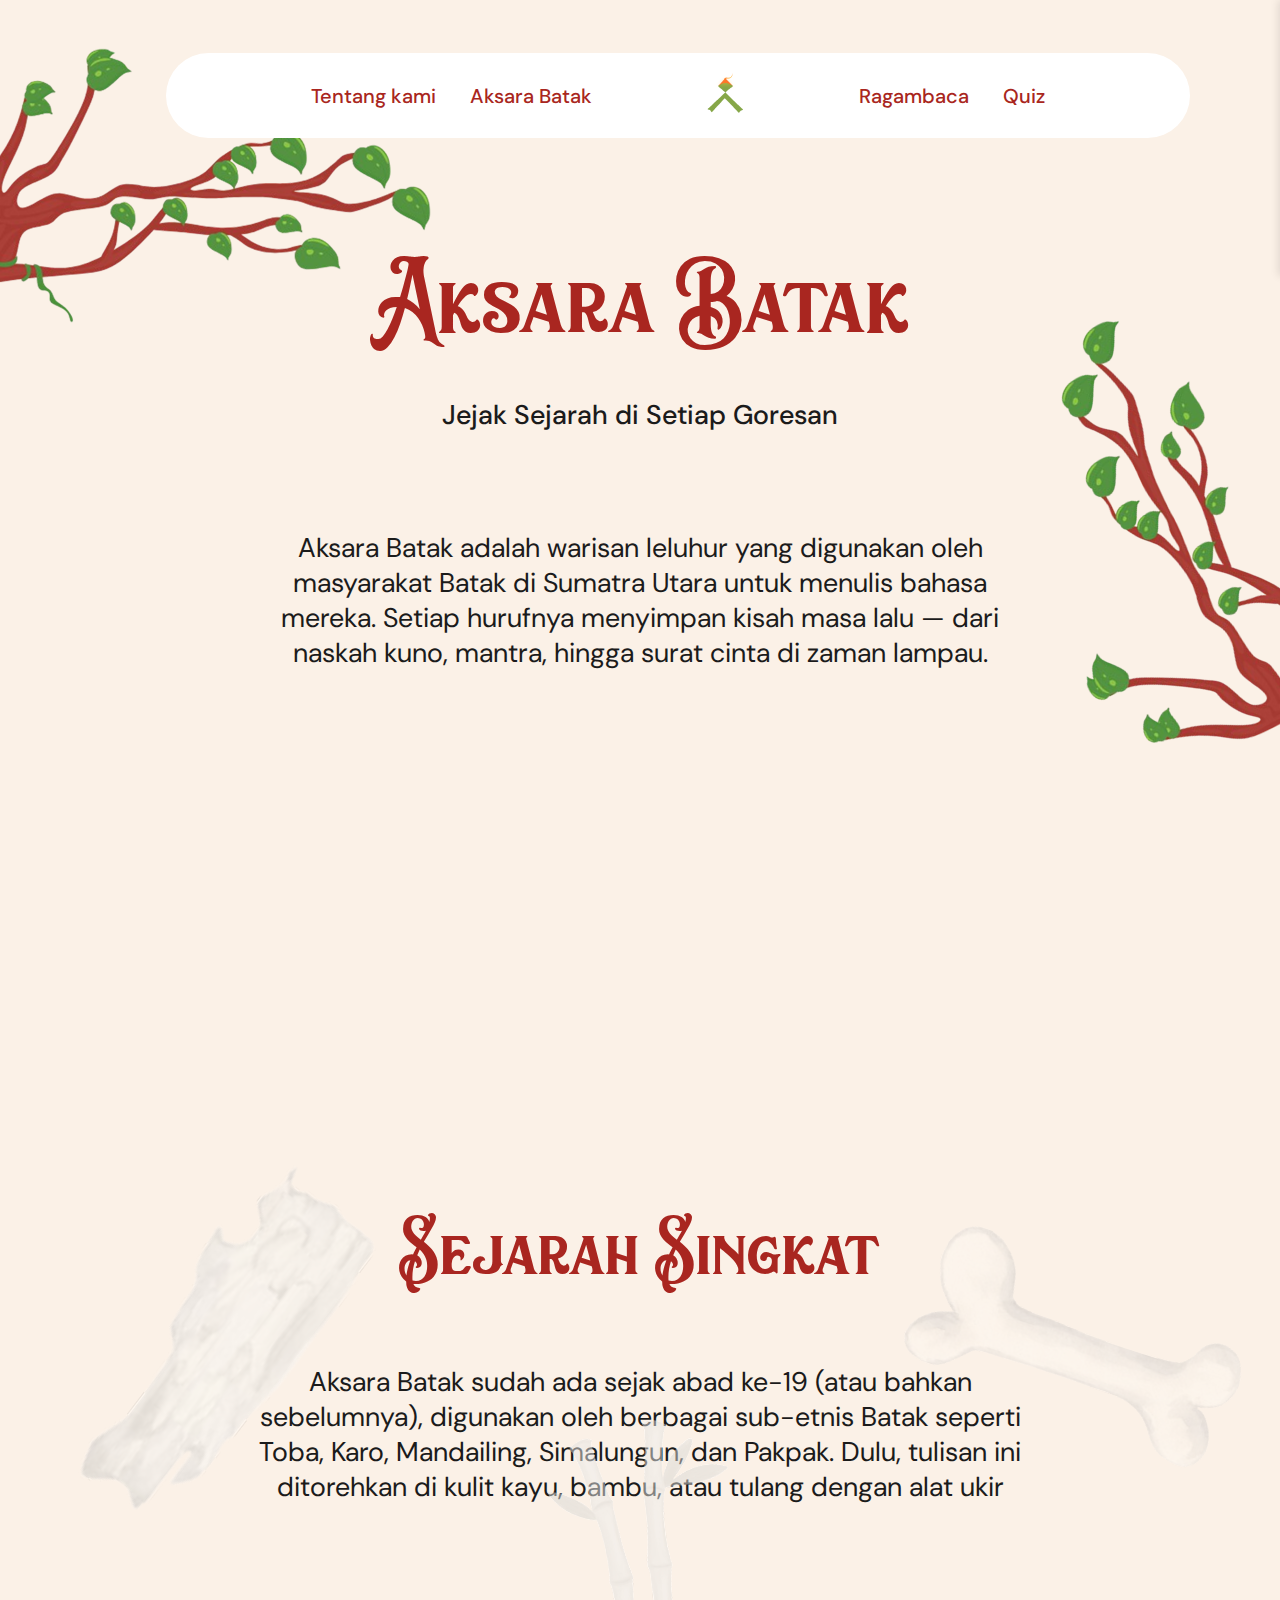
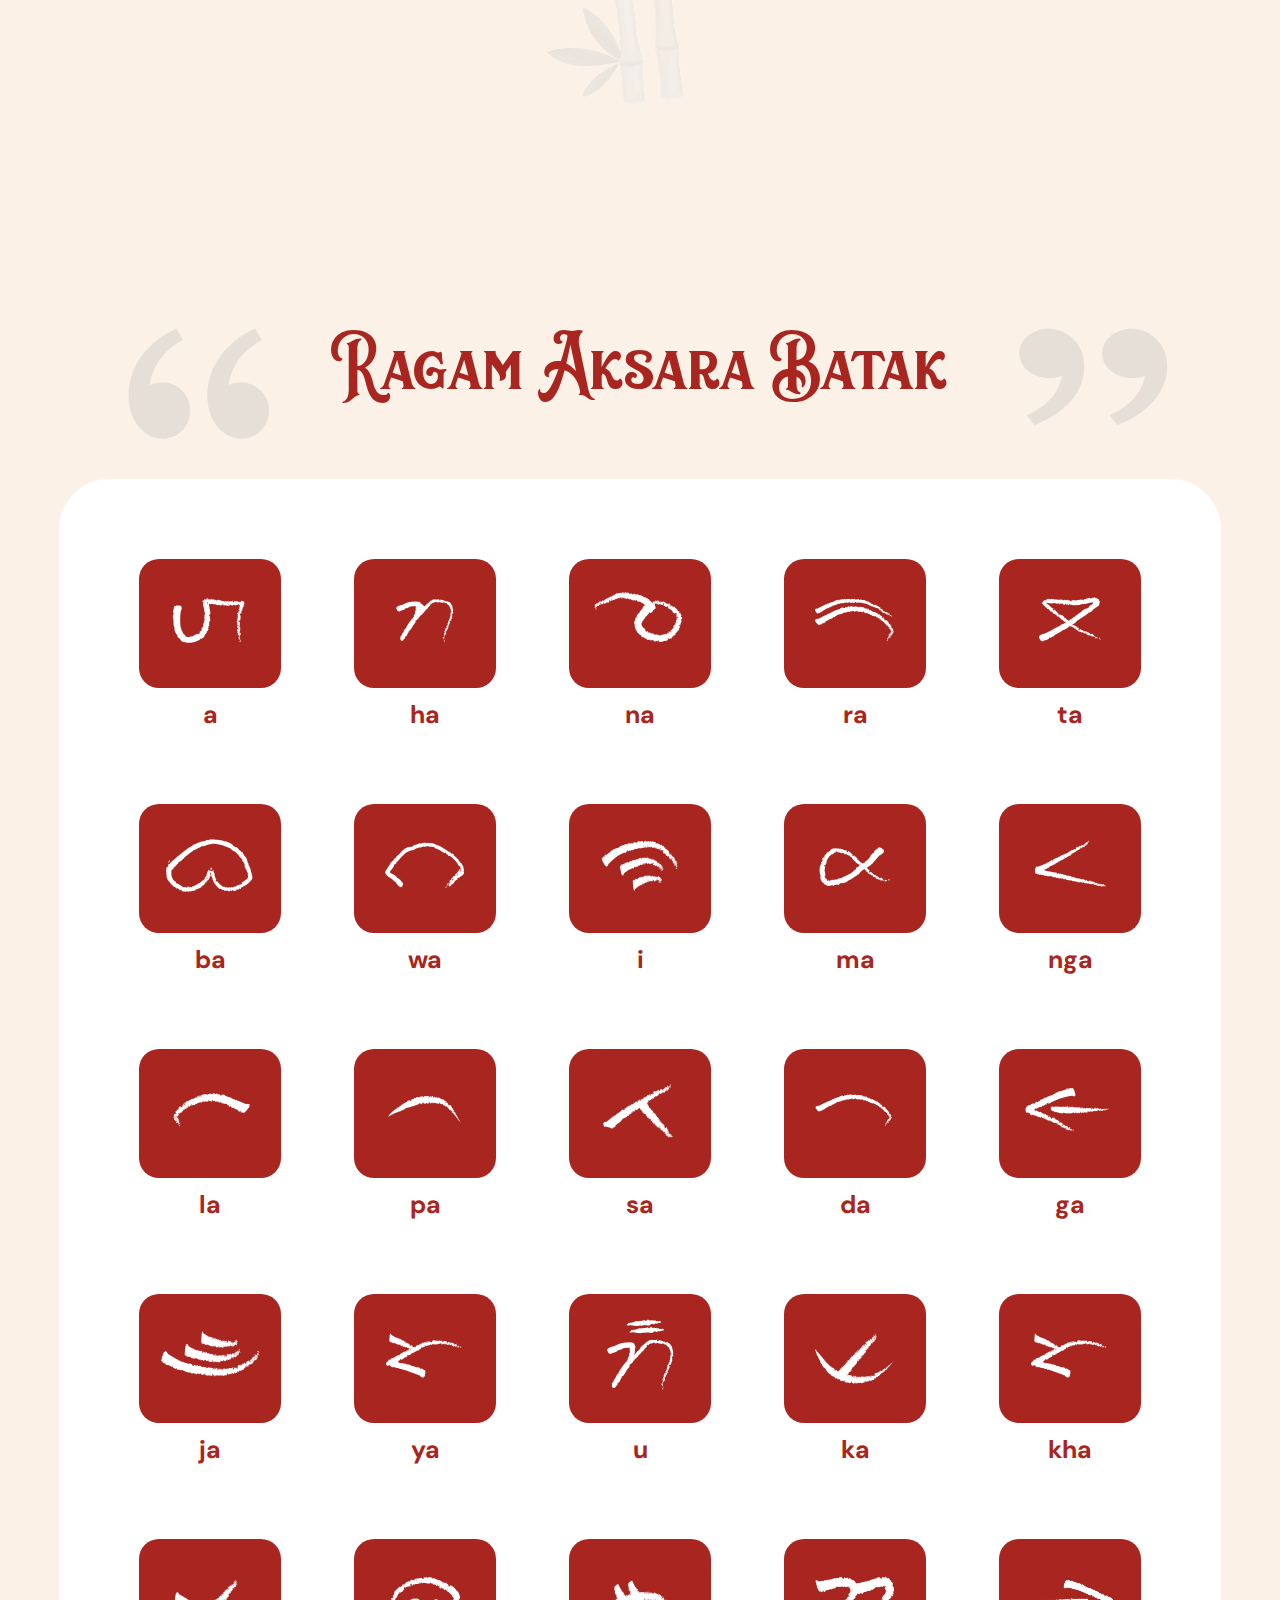
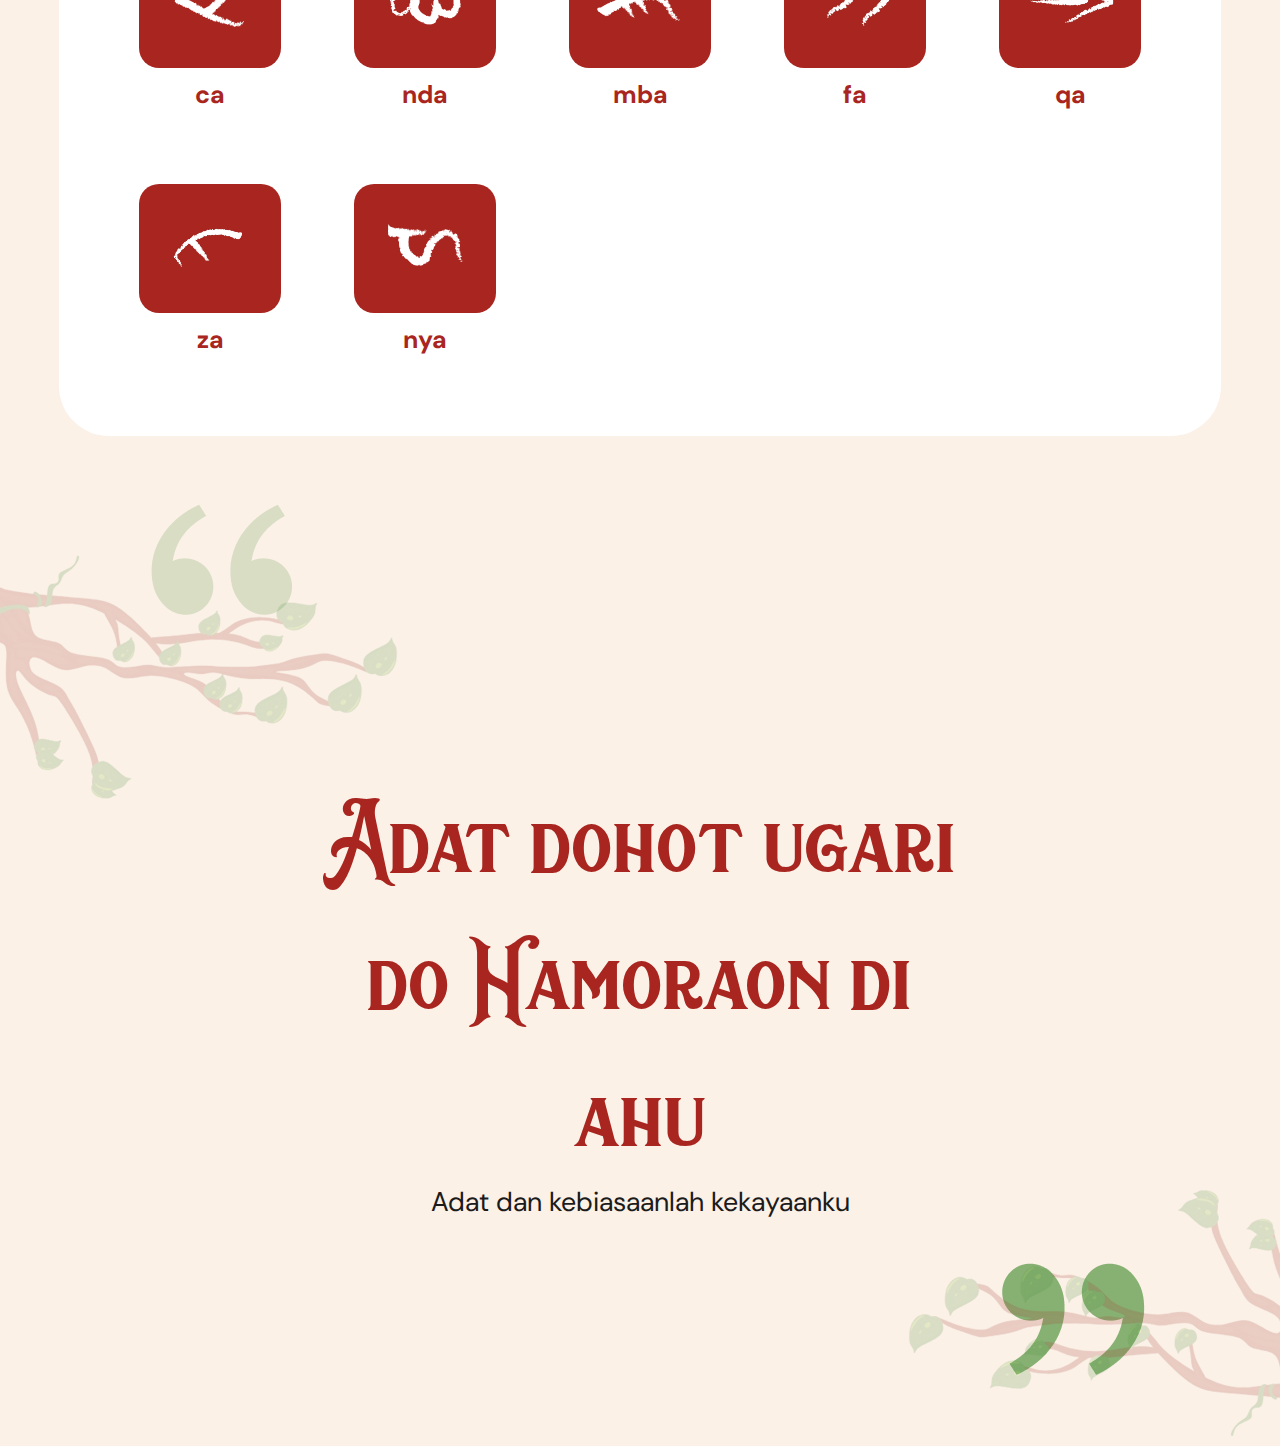
<file: aksara-batak.html>
<!DOCTYPE html>
<html lang="en">
  <head>
    <meta charset="UTF-8" />
    <meta name="viewport" content="width=device-width, initial-scale=1.0" />
    <title>Document</title>
    <link rel="stylesheet" href="css/aksara-batak.css" />

    <!-- LINK FONT DM -->
    <link
      href="https://fonts.googleapis.com/css2?family=DM+Sans:ital,opsz,wght@0,9..40,100..1000;1,9..40,100..1000&display=swap"
      rel="stylesheet"
    />
    <!-- Favicon -->
    <link
      rel="shortcut icon"
      href="assets/landing/logo-bataka.png"
      type="image/x-icon"
    />

  </head>

  <body>
    <nav class="bataka-navbar">
      <div class="bataka-nav">
        <div>
          <a href="index.html#about">Tentang kami</a>
          <a href="aksara-batak.html">Aksara Batak</a>
        </div>
        <div>
          <img src="assets/landing/bataka-logo.png" alt="bataka-logo" />
        </div>
        <div>
          <a href="index.html#ragambaca">Ragambaca</a>
          <a href="index.html#quiz">Quiz</a>
        </div>
      </div>
    </nav>

    <div class="hamburger" id="hamburger">
      <div class="bar1"></div>
      <div class="bar2"></div>
      <div class="bar3"></div>
    </div>

    <div class="sidebar" id="sidebar">
      <a href="index.html#about">Tentang</a>
      <a href="aksara-batak.html">Aksara Batak</a>
      <a href="index.html#ragambaca">Ragambaca</a>
      <a href="index.html#quiz">Quiz</a>
    </div>

    <section class="aksara">
      <img
        class="element element-kiri"
        src="assets/aksara-batak/ranting kiri.png"
        alt=""
      />
      <div>
        <h1>Aksara Batak</h1>
        <h4>Jejak Sejarah di Setiap Goresan</h4>
        <p>
          Aksara Batak adalah warisan leluhur yang digunakan oleh masyarakat
          Batak di Sumatra Utara untuk menulis bahasa mereka. Setiap hurufnya
          menyimpan kisah masa lalu — dari naskah kuno, mantra, hingga surat
          cinta di zaman lampau.
        </p>
      </div>
      <img
        class="element element-kanan"
        src="assets/aksara-batak/ranting kanan.png"
        alt=""
      />
    </section>

    <section class="pad-sec">
      <img
        class="element kayu"
        src="assets/aksara-batak/overlay-kulitKayu.png"
        alt=""
      />
      <img
        class="element bambu"
        src="assets/aksara-batak/overlay-bambu.png"
        alt=""
      />
      <img
        class="element tulang"
        src="assets/aksara-batak/overlay-tulang.png"
        alt=""
      />
      <div>
        <h2>Sejarah Singkat</h2>
        <p>
          Aksara Batak sudah ada sejak abad ke-19 (atau bahkan sebelumnya),
          digunakan oleh berbagai sub-etnis Batak seperti Toba, Karo,
          Mandailing, Simalungun, dan Pakpak. Dulu, tulisan ini ditorehkan di
          kulit kayu, bambu, atau tulang dengan alat ukir
        </p>
      </div>
    </section>

    <section class="ragam">
      <div>
        <h2>Ragam Aksara Batak</h2>
        <div class="aksara-container" id="aksara-container"></div>
      </div>

      <img
        class="element quote-kiri"
        src="assets/aksara-batak/quote-kiri.svg"
        alt=""
      />
      <img
        class="element quote-kanan"
        src="assets/aksara-batak/quote-kanan.svg"
        alt=""
      />


    </section>

    <section class="quotes">
      <div>
        <h3>Adat dohot ugari do Hamoraon di ahu</h3>
        <p>Adat dan kebiasaanlah kekayaanku</p>
      </div>
      <img
        class="element quote-kiri ijo"
        src="assets/aksara-batak/ri_double-quotes-l.png"
        alt=""
      />
      <img
        class="element quote-kanan-ijo"
        src="assets/aksara-batak/ri_double-quotes-l (1).png"
        alt=""
      />
      <img
        class="element element-kiri"
        src="assets/aksara-batak/image 84.png"
        alt=""
      />
      <img
        class="element element-kanan"
        src="assets/aksara-batak/image 85.png"
        alt=""
      />
    </section>
    <script>
        
        // Data aksara
        const aksaraList = [
            { img: "assets/aksara-batak/aksara-letter/aksara-1.png", baca: "a" },
            { img: "assets/aksara-batak/aksara-letter/aksara-2.png", baca: "ha" },
            { img: "assets/aksara-batak/aksara-letter/aksara-3.png", baca: "na" },
            { img: "assets/aksara-batak/aksara-letter/aksara-4.png", baca: "ra" },
            { img: "assets/aksara-batak/aksara-letter/aksara-5.png", baca: "ta" },
            { img: "assets/aksara-batak/aksara-letter/aksara-6.png", baca: "ba" },
            { img: "assets/aksara-batak/aksara-letter/aksara-7.png", baca: "wa" },
            { img: "assets/aksara-batak/aksara-letter/aksara-8.png", baca: "i" },
            { img: "assets/aksara-batak/aksara-letter/aksara-9.png", baca: "ma" },
            { img: "assets/aksara-batak/aksara-letter/aksara-10.png", baca: "nga" },
            { img: "assets/aksara-batak/aksara-letter/aksara-11.png", baca: "la" },
            { img: "assets/aksara-batak/aksara-letter/aksara-12.png", baca: "pa" },
            { img: "assets/aksara-batak/aksara-letter/aksara-13.png", baca: "sa" },
            { img: "assets/aksara-batak/aksara-letter/aksara-14.png", baca: "da" },
            { img: "assets/aksara-batak/aksara-letter/aksara-15.png", baca: "ga" },
            { img: "assets/aksara-batak/aksara-letter/aksara-17.png", baca: "ja" },
            { img: "assets/aksara-batak/aksara-letter/aksara-18.png", baca: "ya" },
            { img: "assets/aksara-batak/aksara-letter/aksara-19.png", baca: "u" },
            { img: "assets/aksara-batak/aksara-letter/aksara-20.png", baca: "ka" },
            { img: "assets/aksara-batak/aksara-letter/aksara-21.png", baca: "kha" },
            { img: "assets/aksara-batak/aksara-letter/aksara-22.png", baca: "ca" },
            { img: "assets/aksara-batak/aksara-letter/aksara-23.png", baca: "nda" },
            { img: "assets/aksara-batak/aksara-letter/aksara-24.png", baca: "mba" },
            { img: "assets/aksara-batak/aksara-letter/aksara-25.png", baca: "fa" },
            { img: "assets/aksara-batak/aksara-letter/aksara-26.png", baca: "qa" },
        { img: "assets/aksara-batak/aksara-letter/aksara-27.png", baca: "za" },
        { img: "assets/aksara-batak/aksara-letter/aksara-16.png", baca: "nya" },
      ];
      
      
      const container = document.getElementById('aksara-container');
      
      aksaraList.forEach((aksara) => {
          const wrapper = document.createElement('div');
          wrapper.className = 'aksara-item';
          
          const box = document.createElement('div');
          box.className = 'aksara-box';
          box.innerHTML = `<img src="${aksara.img}" alt="${aksara.baca}">`;
          
          const label = document.createElement('p');
          label.className = 'aksara-baca';
          label.textContent = aksara.baca;
          
          // bikin audio object
          const audio = new Audio(`assets/audio/${aksara.baca}.mp3`);
          
          // play audio pas hover
          box.addEventListener('mouseenter', () => {
              audio.currentTime = 0; // mulai dari awal setiap hover
              audio.play();
            });
            
            wrapper.appendChild(box);
            wrapper.appendChild(label);
            container.appendChild(wrapper);
        });
        </script>
        <script src="js/script.js"></script>
  </body>
</html>
</file>
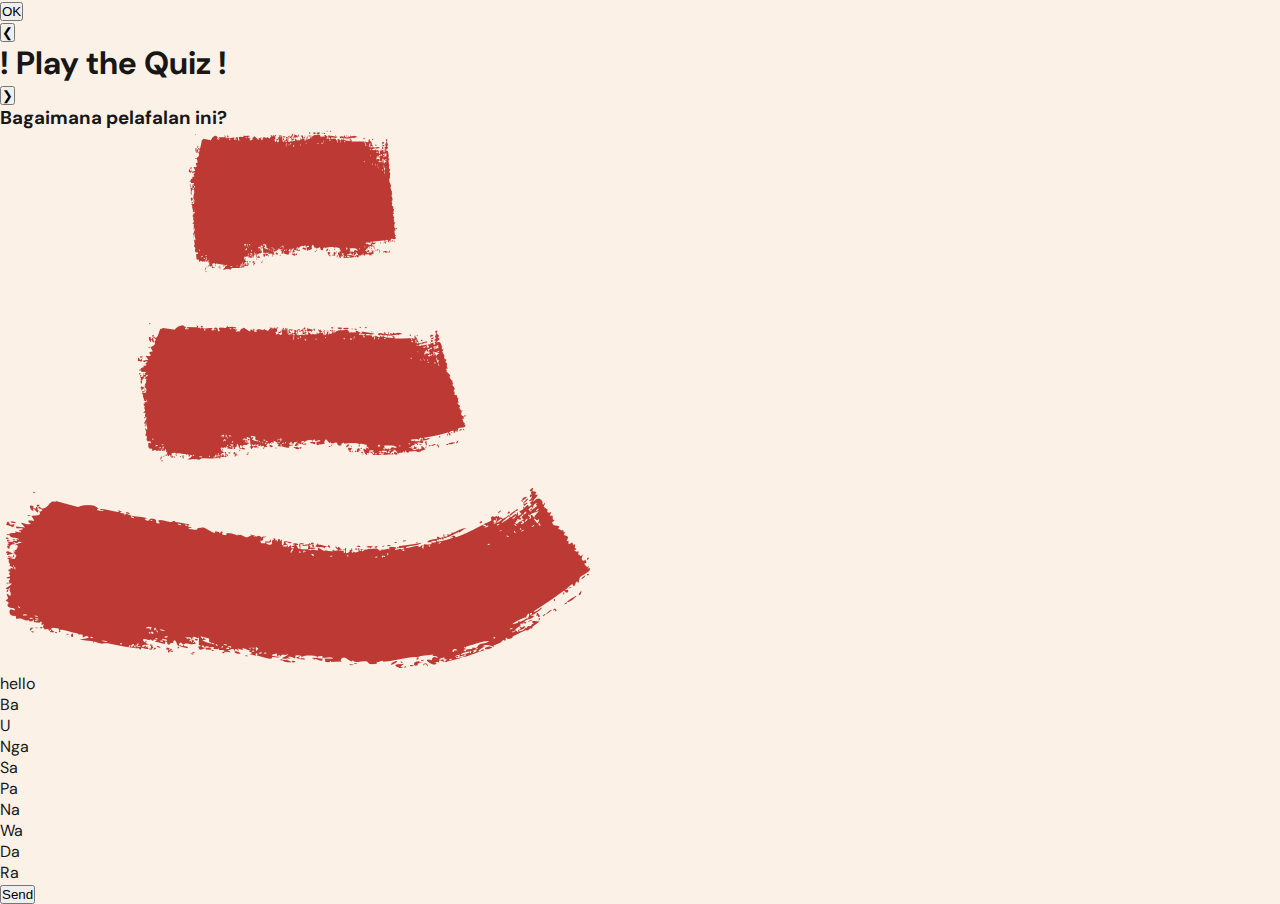
<file: quiz.html>
<!DOCTYPE html>
<html lang="en">
<head>
    <meta charset="UTF-8">
    <meta name="viewport" content="width=device-width, initial-scale=1.0">
    <title>Quiz | Bataka Web</title>
    <link rel="stylesheet" href="style.css">
</head>
<!-- Notification Box -->
<div id="notification" class="notif-box hidden">
    <p id="notif-message"></p>
    <button id="notif-close">OK</button>
</div>

<body class="body-qui">

    <!-- Navbar -->
    <nav class="navbar-quiz">
        <button id="btn-back" class="nav-btn">&#10094;</button>
        <h1 class="nav-title"><span class="exclaim">!</span> Play the Quiz <span class="exclaim">!</span></h1>
        <button id="btn-next" class="nav-btn">&#10095;</button>
    </nav>

    <!-- Quiz Container -->
    <div class="quiz-container">
        <div class="question-container">
        <h3 id="question">Bagaimana pelafalan ini?</h3>
        <img id="quiz-image" src="assets/aksara-batak-u.png" alt="aksara batak">
        </div>

        <!-- Answer Options --> 
        <div id="answer-options" class="answers"></div>

        <!-- Send Button -->
        <button id="sendBtn" class="send-btn">Send</button>
    </div>

    <script src="script.js"></script>
</body>
</html>
</file>
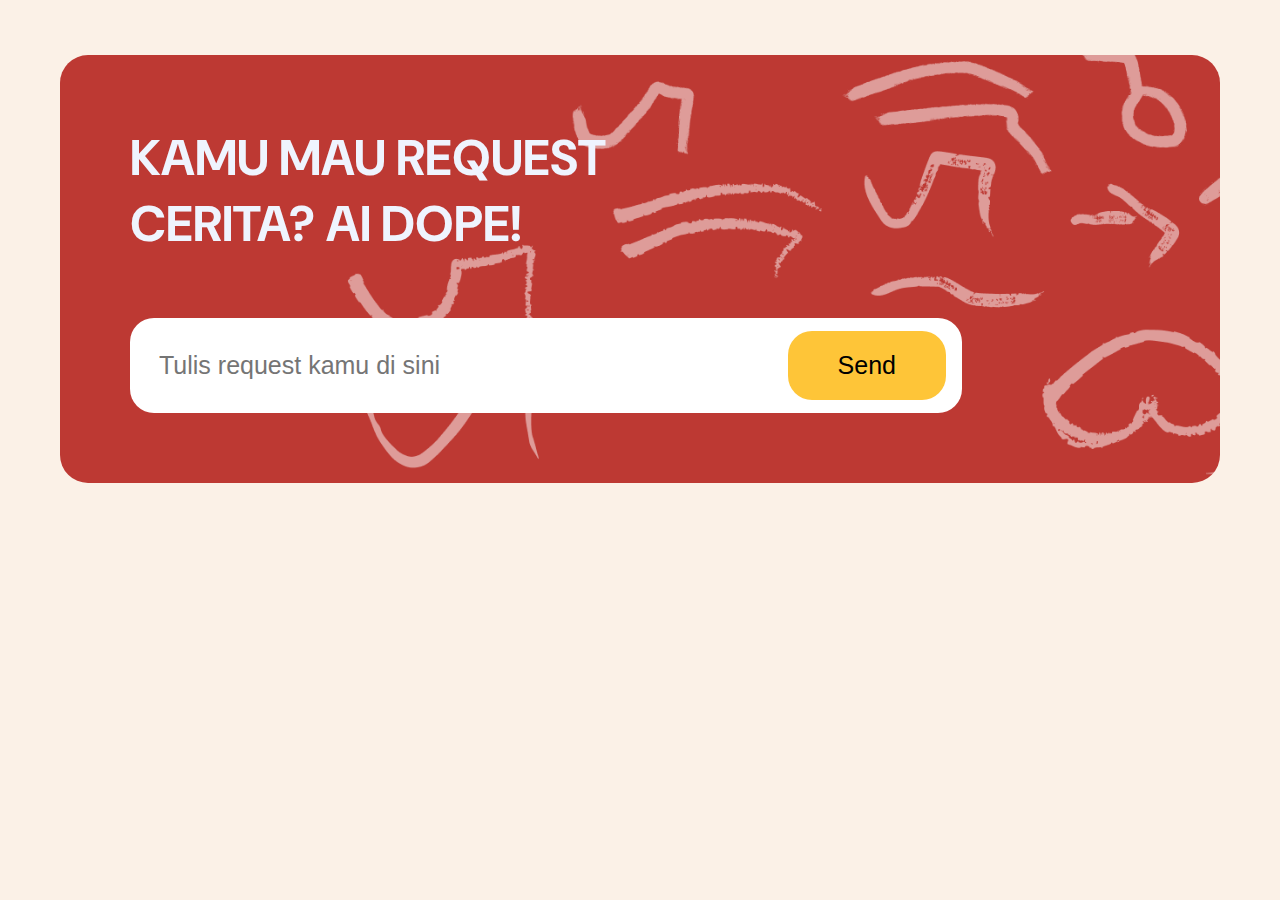
<file: request-cerita.html>
<!DOCTYPE html>
<html lang="en">
  <head>
    <meta charset="UTF-8" />
    <meta name="viewport" content="width=device-width, initial-scale=1.0" />
    <title>Document</title>
    <link rel="stylesheet" href="style.css" />
  </head>
  <body>
    <div class="req-story-section">
      <div class="request-story">
        <h2>KAMU MAU REQUEST CERITA? AI DOPE!</h2>
        <div class="text-input">
          <input type="text" placeholder="Tulis request kamu di sini" />
          <button class="send" type="submit">Send</button>
        </div>
      </div>
      <img src="assets/overlay req story.png" alt="" />
    </div>
  </body>
</html>
</file>
<file: css/aksara-batak.css>
@font-face {
  font-family: "Sacred Bridge";
  src: url("../assets/font/sacred_bridge/Sacred Bridge Demo.ttf")
    format("truetype");
  font-weight: normal;
  font-style: normal;
}

:root {
  --font-primary: "DM Sans", sans-serif;
  --font-secondary: "Sacred Bridge", serif;

  --primary-color: #1b1b1b;
  --white-color: #ffffff;
  --bg-color: #fbf1e7;
  --red-color: #a92620;
  --yellow-color: #fec538;
}

* {
  padding: 0;
  margin: 0;
  box-sizing: border-box;
  scroll-behavior: smooth;
}

body {
  overflow-x: hidden;
  background: var(--bg-color);
  font-family: var(--font-primary);
}

.bataka-navbar {
  position: fixed;
  margin-top: 53px;
  margin-left: 13%;
  display: block;
  justify-content: center;
  align-items: center;
  text-align: center;
  z-index: 999;
}

.bataka-nav {
  position: relative;
  display: flex;
  justify-content: center;
  align-items: center;
  background: var(--white-color);
  border-radius: 50px;
  padding: 20px 130px;
  width: fit-content;
  font-size: 16px;
  flex-wrap: nowrap;
  gap: 100px;
}

.bataka-navbar a {
  text-decoration: none;
  font-size: 20px;
  color: var(--red-color);
  margin: 0 15px;
  font-weight: 500;
}

/* HAMBURGER */
.hamburger {
  position: fixed;
  top: 20px;
  left: 20px;
  z-index: 1001;
  cursor: pointer;
  display: flex;
  flex-direction: column;
  gap: 5px;
  transition: all 0.3s ease-in-out;
  display: none;
}

.hamburger div {
  width: 30px;
  height: 4px;
  background-color: var(--red-color);
  border-radius: 2px;
  transition: all 0.3s ease;
}

.hamburger.active .bar1 {
  transform: rotate(45deg) translate(5px, 5px);
}

.hamburger.active .bar2 {
  opacity: 0;
}

.hamburger.active .bar3 {
  transform: rotate(-45deg) translate(5px, -5px);
}

/* SIDEBAR MENU */
.sidebar {
  position: fixed;
  top: 0;
  right: -250px;
  width: 250px;
  height: fit-content;
  background-color: var(--bg-color);
  z-index: 1000;
  padding: 60px 20px;
  display: flex;
  flex-direction: column;
  gap: 20px;
  transition: right 0.3s ease;
  box-shadow: -2px 0 8px rgba(0, 0, 0, 0.1);
}

.sidebar.active {
  left: 0;
  width: 100%;
  border-radius: 0 0 50px 50px;
}

.sidebar a {
  color: var(--red-color);
  text-decoration: none;
  font-size: 18px;
  font-weight: 600;
}

h1,
h2,
h3 {
  font-family: var(--font-secondary);
  color: var(--red-color);
  font-weight: 500;
}

h4,
p {
  font-family: var(--font-primary);
  color: var(--primary-color);
}

h1 {
  font-size: 97.322px;
  margin-bottom: 26px;
  font-weight: 400;
}

h2 {
  font-size: 74.21px;
  margin-bottom: 60px;
}

h3 {
  font-size: 93.51px;
  font-weight: 500;
}

h4 {
  font-size: 27px;
  font-weight: 500;
  font-family: var(--font-primary);
  margin-bottom: 98px;
}

p {
  font-size: 27px;
  z-index: 4;
}

section {
  display: flex;
  justify-content: center;
  text-align: center;
  height: 100vh;
  padding: 3rem;
  align-items: center;
  position: relative;
  z-index: 99;
  background-color: var(--bg-color);
}

.aksara {
  padding-right: 250px;
  padding-left: 250px;
}

.element {
  position: absolute;
  z-index: 2;
}

.element-kiri {
  left: 0;
  top: 0;
}

.pad-sec {
  padding-right: 250px;
  padding-left: 250px;
  margin-bottom: 10rem;
}

.element-kanan {
  right: 0;
  bottom: 0;
}

.kayu {
  left: 0;
}

.bambu {
  bottom: 5rem;
}

.tulang {
  right: 0;
}

.ragam {
  margin-top: 13rem;
  height: 170vh;
  margin-bottom: 13rem;
}

.aksara-container {
  background: var(--white-color);
  width: 100%;
  padding: 5rem;
  border-radius: 50px;
  display: grid;
  grid-template-columns: repeat(5, 1fr); /* 6 kolom */
  gap: 73px; /* jarak antar box */
}

.aksara-box {
  background-color: var(--red-color);
  border-radius: 20px;
  cursor: pointer;
  transition: transform 0.2s;
  width: 142px;
}

.aksara-box:hover {
  transform: translateY(-5px);
}

.aksara-box:active {
  transform: translateY(-10px) scale(1.05);
}

.aksara-baca {
  margin-top: 10px;
  font-size: 25px;
  color: var(--red-color);
  font-weight: bold;
  text-align: center;
}

.quotes {
  padding: 10rem 20rem;
}

.quote-kanan {
  right: 7rem;
  top: -5rem;
  opacity: 30%;
}
.quote-kiri {
  left: 8rem;
  top: -5rem;
  opacity: 30%;
}

.quote-kanan-ijo {
  right: 7rem;
  bottom: 2rem;
}
.quote-kiri-ijo {
  left: 8rem;
  top: 3rem;
}

@media (max-width: 1145px) {
  h1 {
    margin-top: 9rem;
  }

  .aksara-container {
    grid-template-columns: repeat(4, 1fr);
  }

  .aksara-box {
    height: fit-content;
  }

  .aksara-box img {
    height: 70px;
  }
}

@media (max-width: 1051px) {
    h1{
        font-size: 95px;
        margin-bottom: 0;
    }

    h4{
        margin-bottom: 3rem;
    }

    h3{
        font-size: 80px;
    }
    p {
      font-size: 20px;
    }
  .aksara-container {
    grid-template-columns: repeat(3, 1fr);
  }

  .quotes{
    padding: 10rem 10rem;
  }

}


@media (max-width: 1200px) {
    .bataka-navbar {
        margin-left: 10%;
    }

    .bataka-nav {
        padding: 20px 80px;
        gap: 50px;
    }
}

@media (max-width: 768px) {
    .bataka-nav {
        display: none;
    }

    .hamburger {
        display: flex;
    }

}
</file>
<file: style.css>
/* @import url('https://fonts.googleapis.com/css2?family=Poppins:wght@300;400;500;600;700&display=swap'); */
@import url('https://fonts.googleapis.com/css2?family=DM+Sans:ital,opsz,wght@0,9..40,100..1000;1,9..40,100..1000&display=swap');

* {
    margin: 0;
    padding: 0;
    box-sizing: border-box;
}

:root {
    --bg-main: #EFF4FE;
    --bg-secondary: #FBF1E7;
    --main-color: #BD3933;
    --purple-main: #573FB0;
    --purple-dark: #4a34a0;
    --text-dark: #171717;
    --orange: #FF772A;
    --yellow: #FFDF98;
    --kuning: #FEC538;
    --blue-soft: #E7EFFF;
    --radius: 20px;
}

body {
     font-family: "DM Sans", sans-serif;
    background: var(--bg-secondary);
    color: var(--text-dark);
}

/* NAVBAR */
.navbar {
     position: fixed; 
    margin-top: 53px;
    margin-left: 13%;
    display: block;
    justify-content: center;
    align-items: center;
    text-align: center;
    z-index: 999; /* biar nongol di atas */
}
.nav {
    position: relative;
    display: flex;
    justify-content: center; /* biar rata tengah */
    align-items: center;
    background: #fff;
    border-radius: 50px;
    padding: 20px 130px;
    width: fit-content; /* biar sesuai kontennya */
    font-size: 16px;
    flex-wrap: nowrap; /* biar gak turun-turun */
    gap: 150px; /* kasih jarak antar link */
}

.navbar a {
    text-decoration: none;
    font-size: 20px;
    color: var(--main-color);
    margin: 0 15px;
    font-weight: 500;
}

/* HAMBURGER */
.hamburger {
    display: none;
    position: fixed;
    top: 20px;
    left: 20px;
    z-index: 1001;
    cursor: pointer;
    flex-direction: column;
    gap: 5px;
}

.hamburger div {
    width: 30px;
    height: 4px;
    background-color: var(--kuning);
    border-radius: 2px;
}

/* SIDEBAR MENU */
.sidebar {
    position: fixed;
    top: 0;
    right: -250px;
    width: 250px;
    height: fit-content;
    background-color: var(--bg-secondary);
    z-index: 1000;
    padding: 60px 20px;
    display: flex;
    flex-direction: column;
    gap: 20px;
    transition: right 0.3s ease;
    box-shadow: -2px 0 8px rgba(0,0,0,0.1);
}

.sidebar.active {
    left: 0;
}

.sidebar a {
    color: var(--main-color);
    text-decoration: none;
    font-size: 18px;
}



.hero {
    /* margin-top: ; */
    position: relative;
    overflow: hidden;
    height: 128vh;
    display: flex;
    align-items: center;
    /* justify-content: center; */
    flex-direction: column;
    text-align: center;
    background: var(--bg-secondary);
}

.daun {
    position: absolute;
    top: 0;
    right: 0;
    /* width: 250px; */
    z-index: 1000;
    transition: transform 0.2s linear;
}

.burung {
    position: absolute;
    top: 10rem;
    left: 100px;
    /* width: 150px; */
    z-index: 1;
    /* transition: transform 0.5s linear; */
}

.rumah-kiri,
.rumah-kanan {
    position: absolute;
    
    /* margin-top: 20px; */
    /* width: 200px; */
    z-index: 2;
}

.rumah-kiri { 
    left: 0; 
    bottom: 7rem;
}
.rumah-kanan { 
    right: 0; 
    bottom: 3rem;
}

.title {
    z-index: 1;
    /* width: 500px; */
    margin-top: 14rem;
    transition: transform 0.2s ease-out;
}

.btn-primary {
    margin-top: 20px;
    padding: 12px 24px;
    font-size: 16px;
    background-color: #C03D2D;
    color: white;
    border: none;
    border-radius: 30px;
    cursor: pointer;
    transition: transform 0.2s ease-out;
    z-index: 1;
}

.bawah-section {
    position: absolute;
    bottom: 0;
    width: 100%;
    z-index: 3;
}

/* RESPONSIVE MODE */
@media (max-width: 768px) {
    .nav {
        display: none;
    }

    .hamburger {
        display: flex;
    }

    .daun {
        display: none;
    }

    .title{
        height: 25vh;
        margin-top: 15rem;

    }

    .rumah-kanan{
        height: 100vh;
        bottom: -7rem;
    }

    .rumah-kiri{
        height: 90vh;
        bottom: -4rem;
    }

    .burung{
        margin-left: -5rem;
        margin-top: -5rem;
    }

    .hero{
        height: 130vh;
    }
}

@media (max-width: 450px) {

    .title{
        height: 20vh;
    }

    .rumah-kanan{
        height: 95vh;
    }

    .rumah-kiri{
        height: 80vh;
    }
}


/* ABOUT SECTION */
.about {
    background-color: white;
    display: flex;
    justify-content: space-between;
    align-items: center;
    padding: 60px 0;
    gap: 40px;
    position: relative;
    /* margin-top: 80px; */
}


/* Bagian gambar */
.about-images {
    width: 70%;
    display: flex;
    justify-content: space-between;
    justify-items: center;
    align-items: center;
    min-height: 500px;
    margin-left: -8%; 
}

.about-images img {
    padding: 8px;
    border-radius: 12px;
    
}


.img2 {
    width: 274px;
    height: 326px;
}

.img3{
    width:  301px;
    height: 289px;
}

.img1{
    width: 405px;
    height: 483px;
}

.about-text {
    width: 80%;
    padding: 0 10%;
}

.about-text h2 {
    color: var(--purple-main);
    font-size: 60px;
    font-weight: 500;
    margin-bottom: 10px;
}

.about-text p {
    font-size: 20px;
    line-height: 1.6;
}


/* MARQUEE */
.marquee {
    overflow: hidden;
    background: var(--purple-main);
    color: #fff;
    padding: 20px 0;
    white-space: nowrap;
    position: relative;
}

.marquee-content {
    display: inline-block;
    white-space: nowrap;
    animation: marquee 15s linear infinite;
}

.marquee-content span {
    font-size: 24px;
    font-weight: 600;
    padding-right: 50px; /* jarak antar blok */
}

/* Animasi geser */
@keyframes marquee {
    0% { transform: translateX(0); }
    100% { transform: translateX(-50%); }
}

/* BLOG CATEGORY SECTION */
.blog-category {
    padding: 15px 50px;
}

.blog-category h1 {
    font-size: 60px;
    color: var(--purple-dark);
    font-weight: 500;
    display: flex;
    align-items: center;
    justify-content: center;
    padding: 50px;
}

.pilihan-bacaan {
    display: flex;
    justify-content: space-between;
    /* padding: ; */
}

.container {
    padding: 120px 50px;
    background-color: white;
    border-radius: 12px;
}


/* QUIZ SECTION */
.quiz {
    padding: 60px 8%;
    background: var(--bg-main);
}

.quiz-banner {
    display: flex;
    align-items: center;
    justify-content: space-between;
    background-color: var(--purple-main);
    border-radius: 30px;
    padding: 8px 80px;
    gap: 40px;
}

/* BAGIAN KIRI */
.left-quiz h3 {
    font-size: 22px;
    font-weight: 400;
    color: #e0e0e0;
    margin-bottom: 10px;
}

.left-quiz h1 {
    font-size: 65px;
    font-weight: 500;
    color: #fff;
    line-height: 1.2;
    margin-bottom: 30px;
}

.btn-quiz {
    background-color: #fff;
    color: var(--purple-main);
    border: none;
    padding: 14px 36px;
    border-radius: 50px;
    font-size: 18px;
    font-weight: 600;
    cursor: pointer;
    transition: 0.3s;
}

.btn-quiz:hover {
    background-color: #f3f3f3;
}

/* BAGIAN KANAN*/
.right-quiz img {
    width: 300px;
    max-width: 100%;
}

/* BLOG CONTAINER SECTION */

.blog-container {
    padding: 80px 8%;
    background: #fff;
    font-family: 'Poppins', sans-serif;
}

.blog-header h1 {
    font-size: 36px;
    font-weight: 700;
    color: #111;
    margin-bottom: 10px;
}

.blog-header h1 span {
    color: var(--purple-main);
}

.blog-header h3 {
    font-size: 20px;
    font-weight: 400;
    color: var(--purple-main);
    margin-bottom: 50px;
}

/* Card Container */
.blog-cards {
    display: flex;
    gap: 30px;
}

/* Individual Card */
.blog-card {
    flex: 1;
    background: #fff;
    border-radius: 16px;
    padding: 0 0 20px;
    min-width: 250px;
}

/* Image Placeholder */
.blog-img {
    background: var(--card-bg);
    border-radius: 16px;
    height: 200px;
    margin-bottom: 20px;
}

/* Card Content */
.blog-card h2 {
    font-size: 20px;
    font-weight: 600;
    color: #111;
    padding: 0 20px;
    margin-bottom: 10px;
}

.blog-card p {
    font-size: 15px;
    color: #555;
    padding: 0 20px;
    margin-bottom: 20px;
}

/* Button */
.blog-btn {
    background: var(--purple-main);
    color: #fff;
    padding: 10px 25px;
    border: none;
    border-radius: 30px;
    font-size: 15px;
    font-weight: 500;
    margin: 0 20px;
    cursor: pointer;
    transition: 0.3s;
}

.blog-btn:hover {
    background: #5d3ecb;
}

/* Responsive */
@media(max-width: 900px){
    .blog-cards {
        flex-direction: column;
    }
}


/* RESPONSIVE QUIZ */
@media (max-width: 900px) {
    .quiz-banner {
        flex-direction: column;
        text-align: center;
    }
    .right-quiz img {
        margin-top: 30px;
        width: 200px;
    }
}

/* REQUEST STORY SECTION */
 .req-story-section {
    background-color: var(--main-color); /* bisa lu ganti warna bg-nya */
    margin: 55px 60px;
    padding: 70px;
    border-radius: 28px;
    position: relative;
    overflow: hidden;
  }

  .request-story {
    position: relative;
    max-width: 600px;
    z-index: 1; /* biar di atas gambar */
  }

  .request-story h2 {
    font-size: 50px;
    margin-bottom: 61px;
    color: var(--bg-main);
  }

  .text-input{
    display: flex;
    justify-content: space-between;
    border-radius: 24px;
    width: 65vw;
    padding: 13px 16px;
    font-size: 20px;
    background-color: #ffff;
  }

  .send {
    border: none;
    border-radius: 24px;
    font-size: 25px;
    background-color: var(--kuning);

    padding: 20px 50px;
  }



  .request-story input[type="text"] {
    padding: 13px;
    font-size: 25px;
    border: none;
    border-radius: 6px;
    width: 100%;
    outline: none;
  }

  .req-story-section img {
    position: absolute;
    right: 0;
    bottom: 0;
    height: 100%;
    z-index: 0;
    pointer-events: none; /* biar ga ganggu klik */
  }

/* REQ STORY END */

/* FOOTER SECTION */
.footer {
    display: flex;
    justify-content: space-between;
    padding: 60px 4%;
    background: #fff;
    font-family: 'Poppins', sans-serif;
    color: #111;
}

.footer-left {
    max-width: 300px;
}

.footer-logo {
    width: 50px;
    margin-bottom: 10px;
}

.footer-left h3 {
    font-size: 20px;
    font-weight: 700;
    margin-bottom: 10px;
}

.footer-left p {
    font-size: 14px;
    margin-bottom: 15px;
    color: #333;
    line-height: 1.6;
}

.footer-right {
    display: flex;
    gap: 50px;
}

.footer-col h2 {
    font-size: 16px;
    font-weight: 600;
    margin-bottom: 15px;
}

.footer-col p {
    font-size: 14px;
    color: #333;
    margin-bottom: 8px;
    cursor: pointer;
}

.footer-col p:hover {
    color: var(--purple-main);
}

.social-icons {
    display: flex;
    gap: 15px;
    margin-top: 10px;
}

.social-icons img {
    width: 28px;
    height: 28px;
    cursor: pointer;
    transition: 0.3s;
}

.social-icons img:hover {
    transform: scale(1.1);
}
</file>
